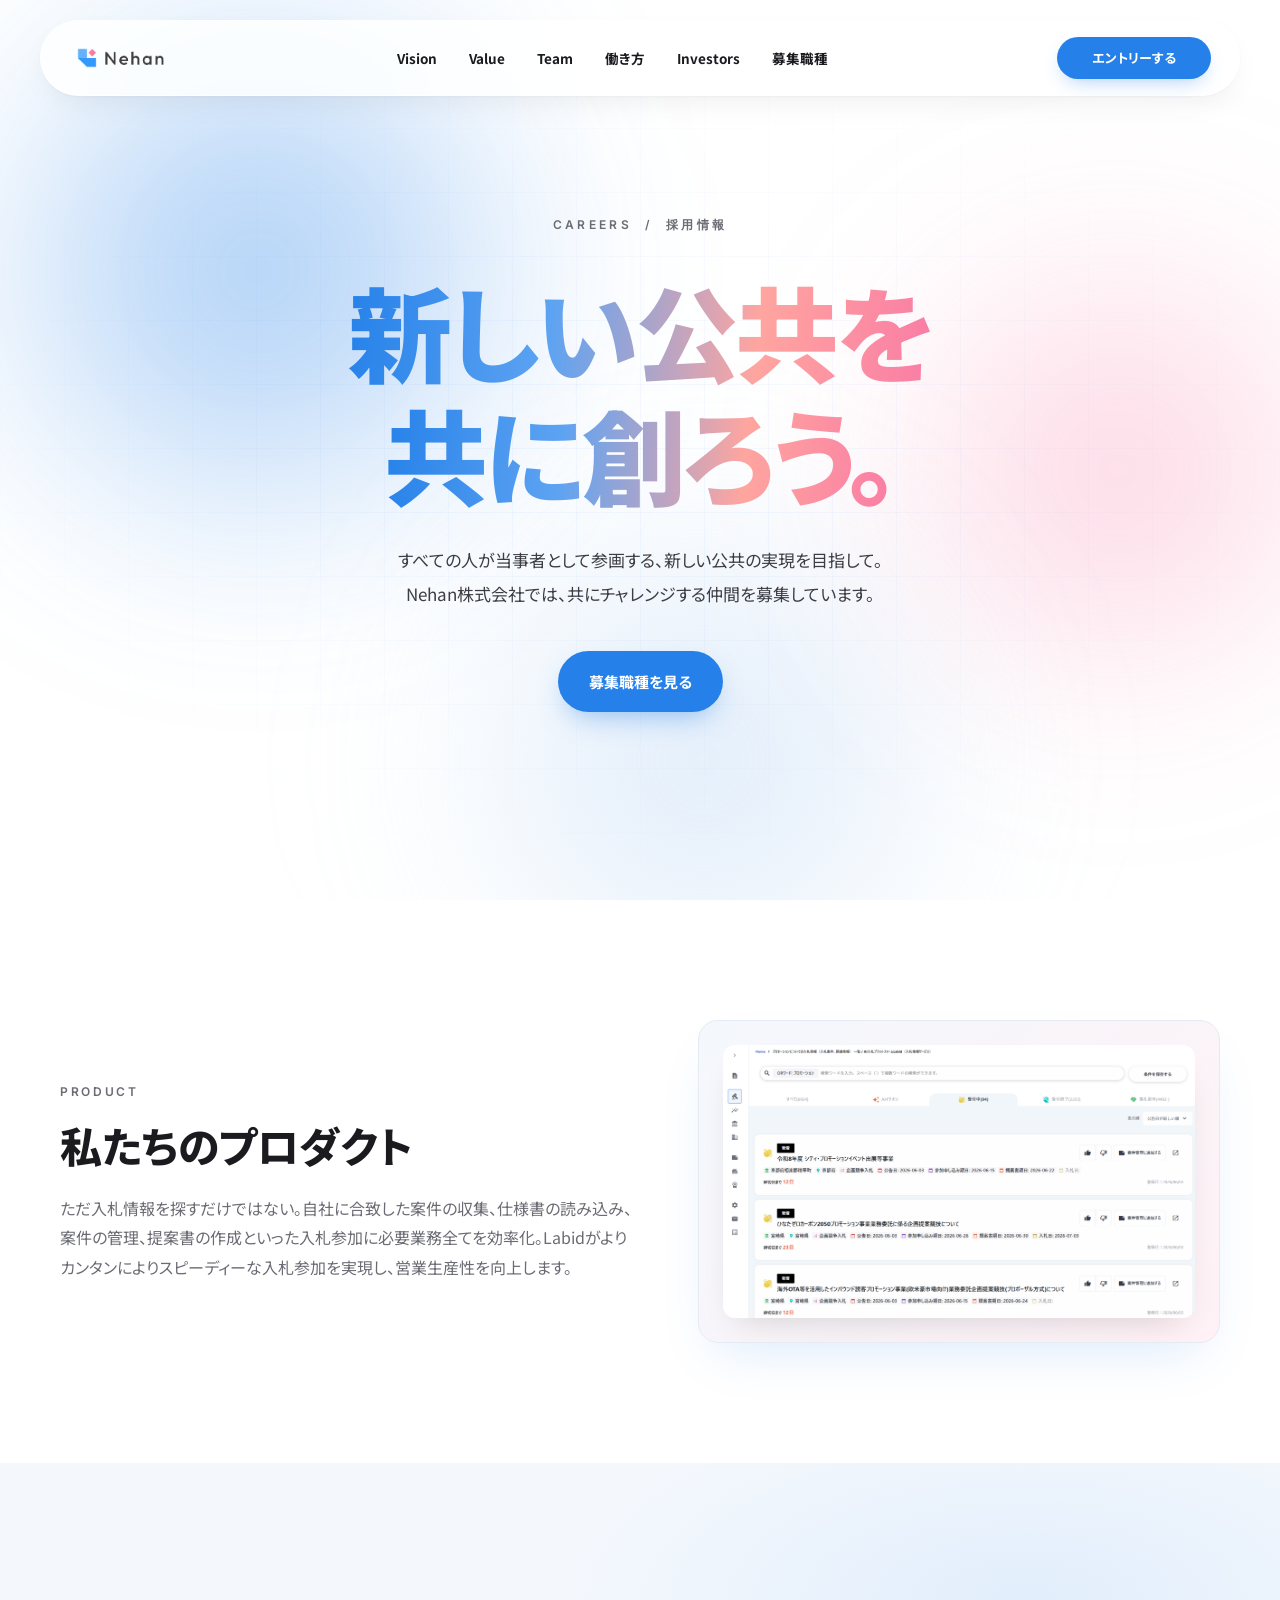
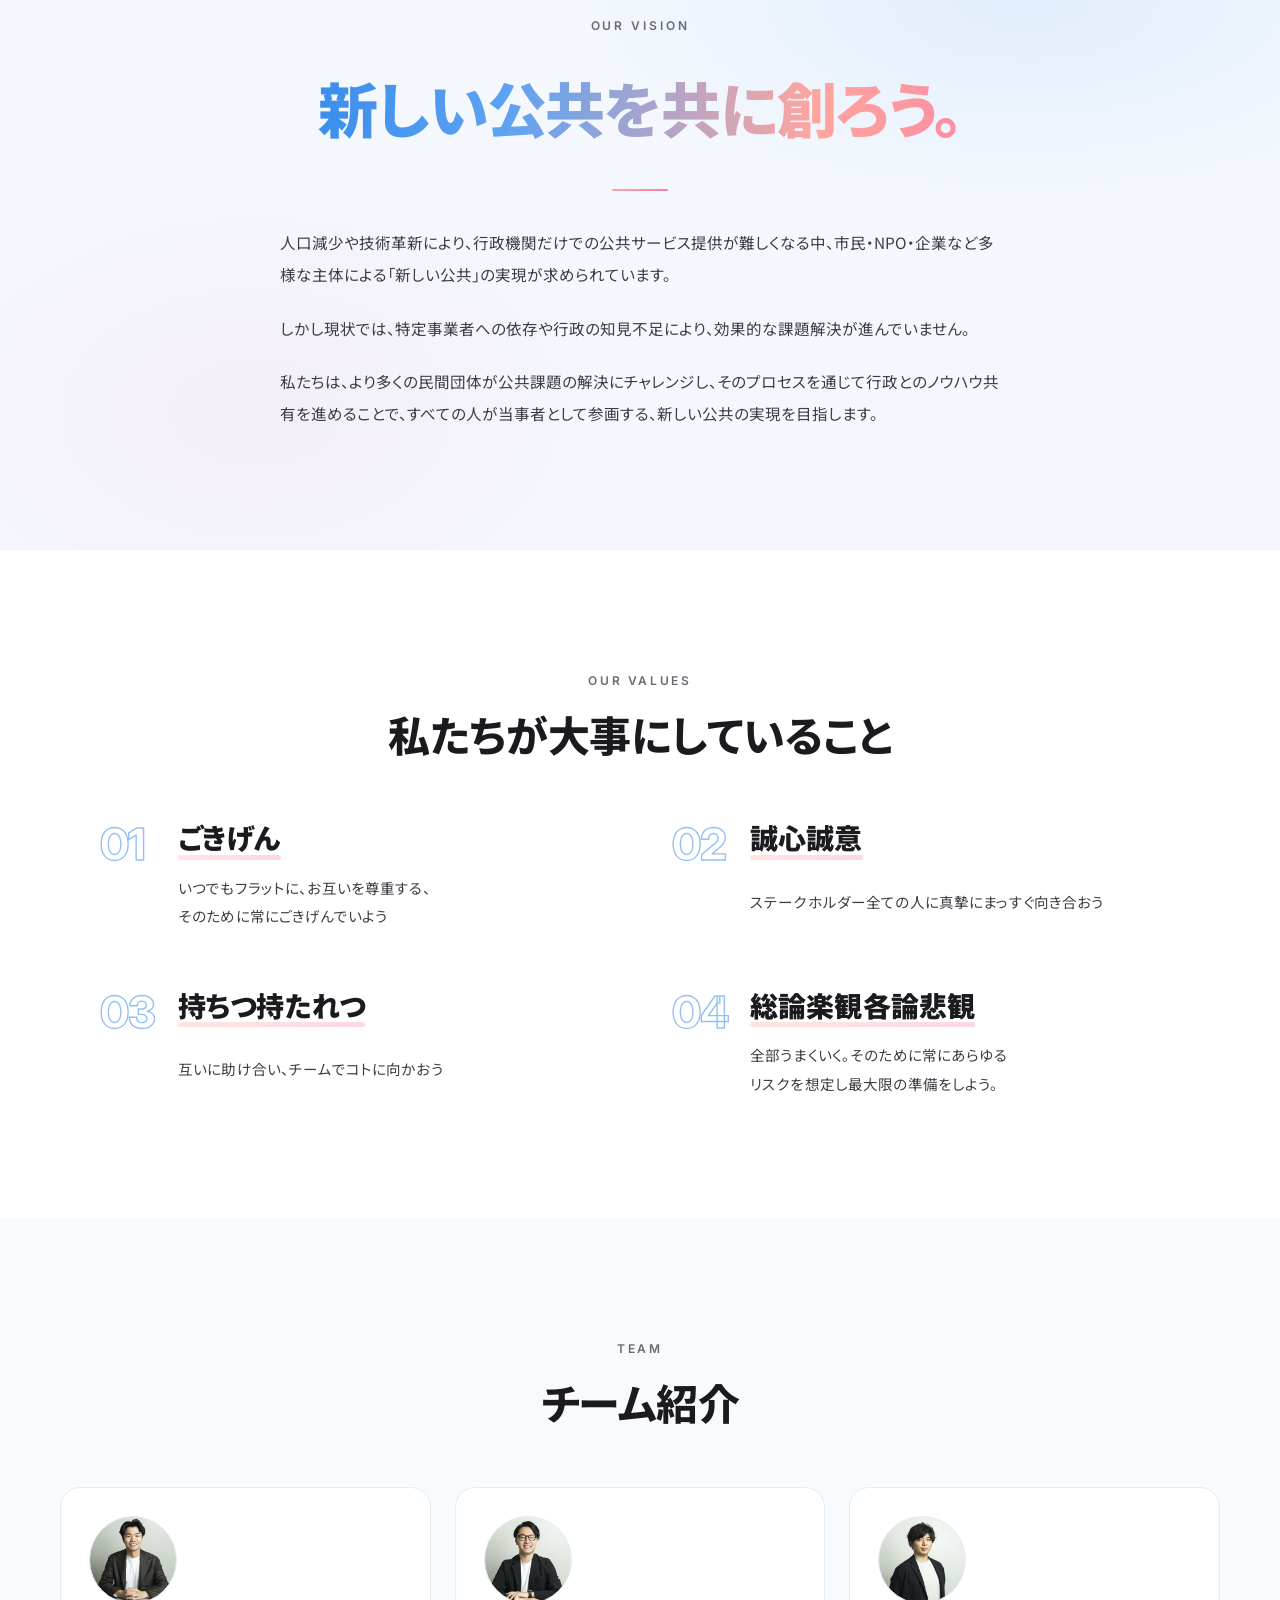
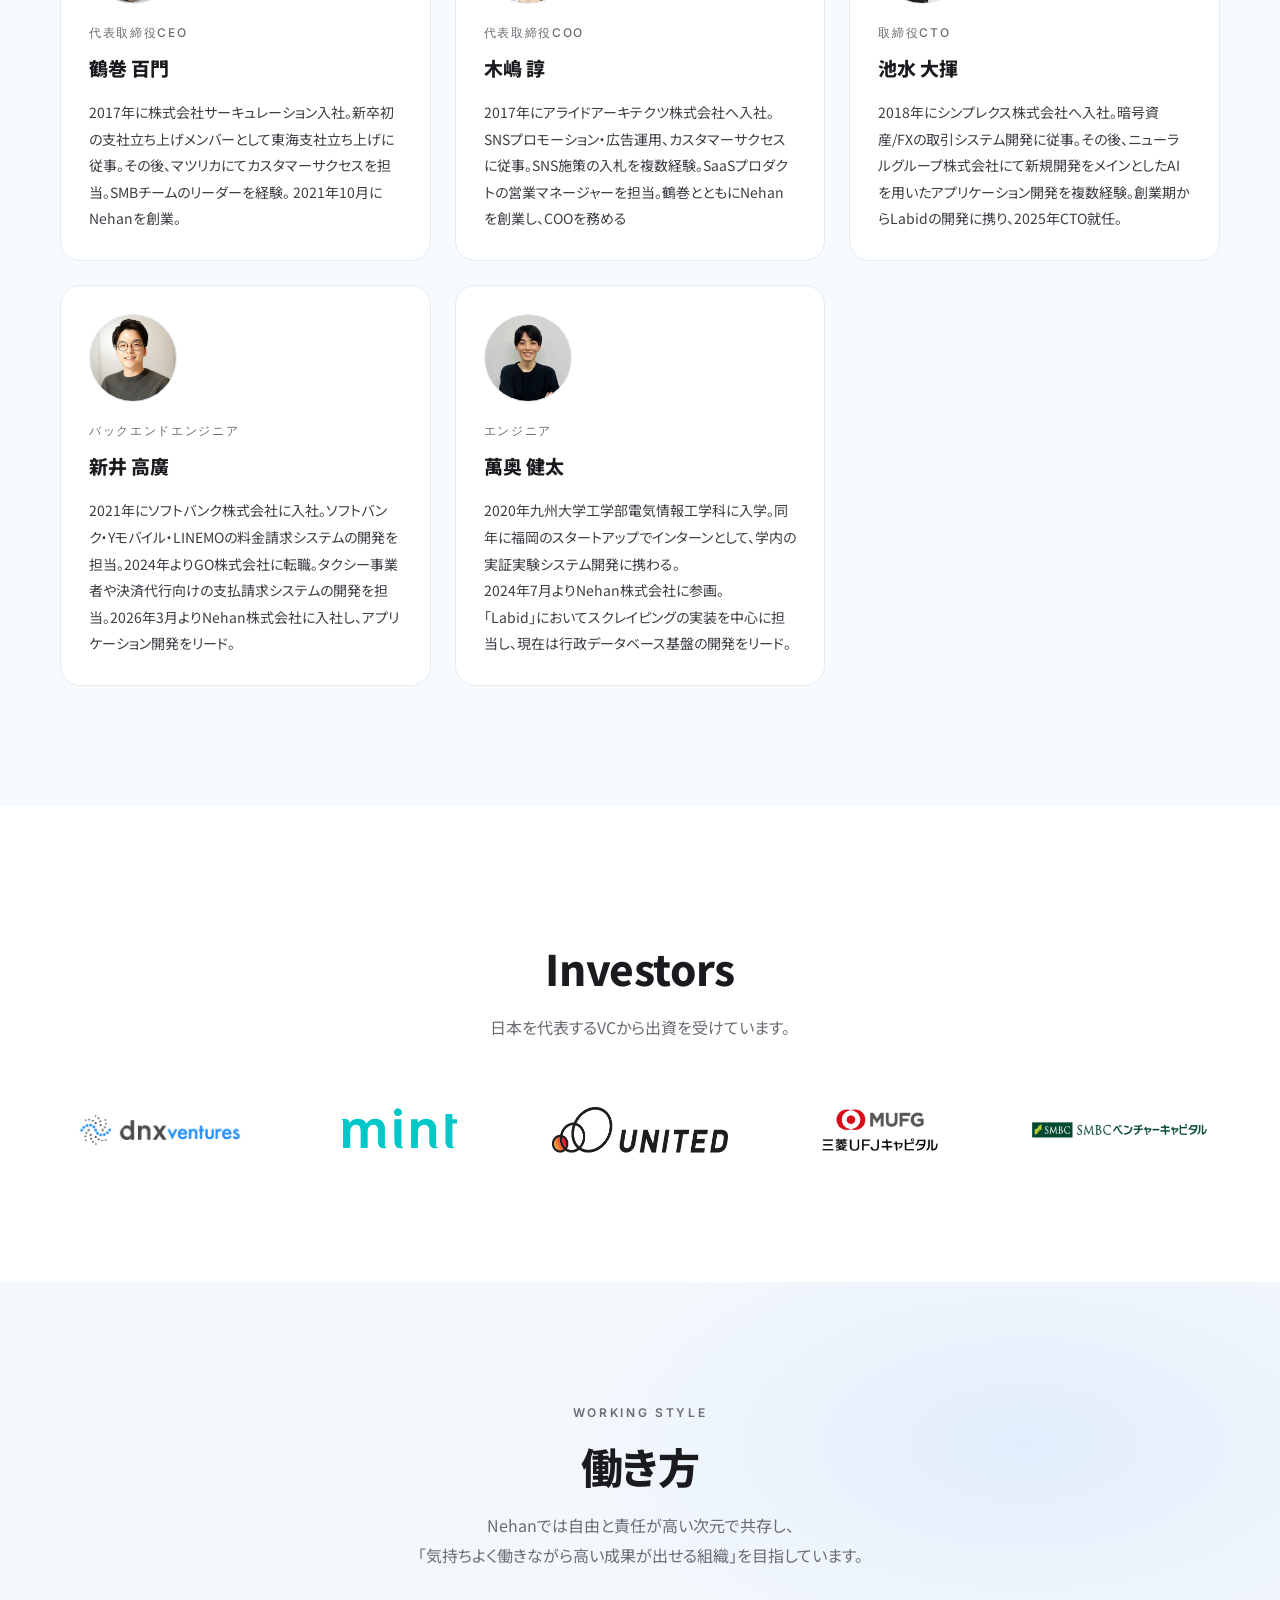
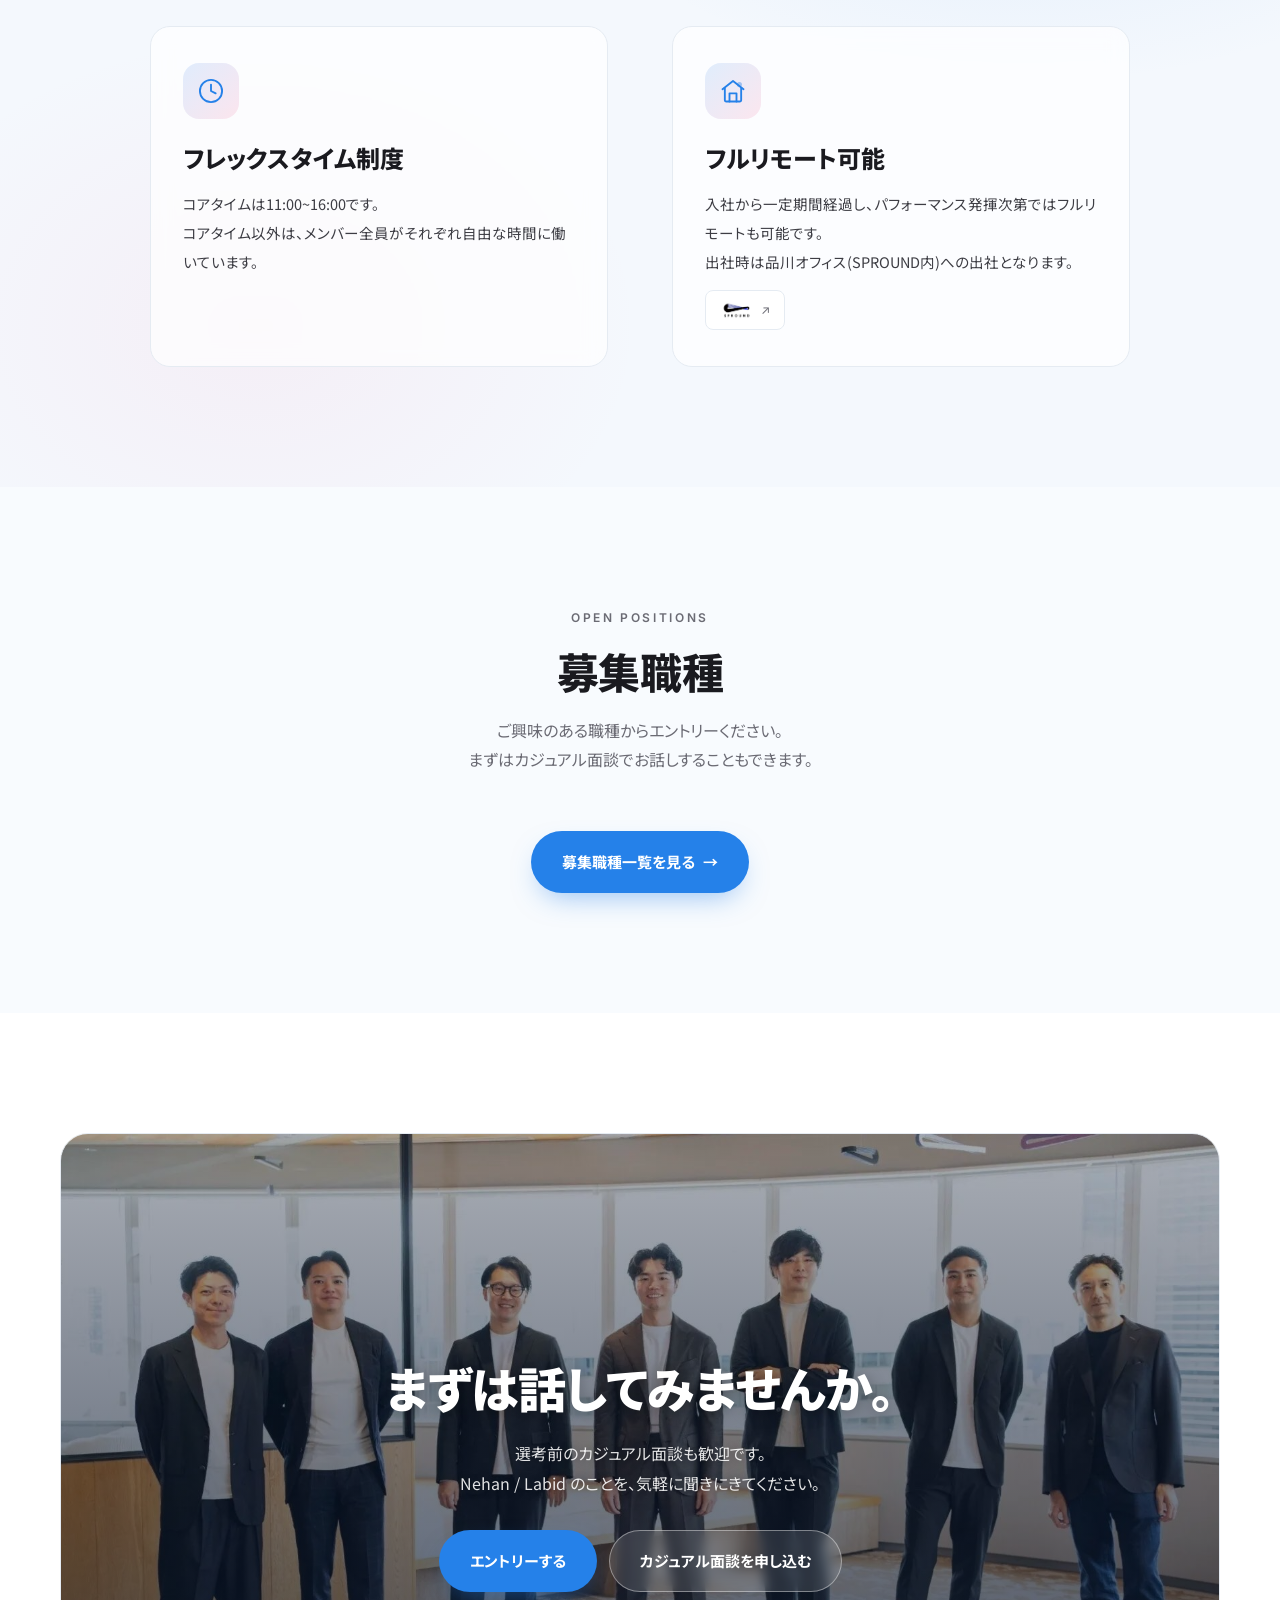
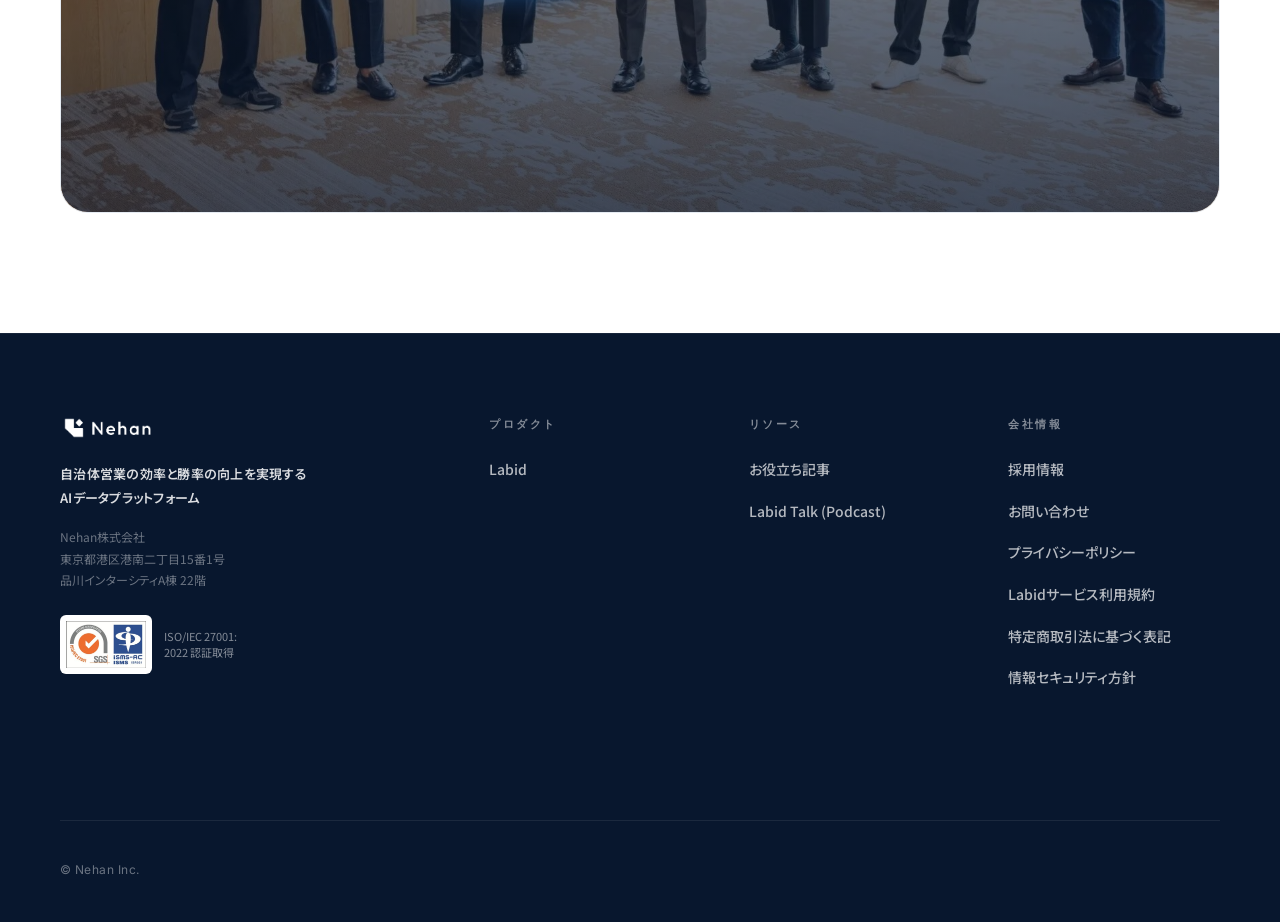
<file: recruit-static/index.html>
<!DOCTYPE html>
<html lang="ja">
<head>
<meta charset="UTF-8" />
<meta name="viewport" content="width=device-width, initial-scale=1.0" />
<!-- ファビコンは本体サイトのサイトアイコンと同じ画像を使う。Google は 48px の倍数を要求するため、
     32px 止まりの favicon.ico ではなく 192x192 を指定する（本体は wp_head() が同じ画像を出力）。 -->
<link rel="icon" href="https://nehan6.com/wp-content/uploads/2026/08/cropped-logo_vertical-192x192.png" sizes="192x192" />
<link rel="apple-touch-icon" href="https://nehan6.com/wp-content/uploads/2026/08/cropped-logo_vertical-180x180.png" />
<title>採用情報 | Nehan株式会社</title>
<meta name="description" content="Nehan株式会社では、共にチャレンジする仲間を募集しています。新しい公共を、共に創ろう。" />
<meta property="og:type" content="website" />
<meta property="og:site_name" content="Nehan株式会社" />
<meta property="og:locale" content="ja_JP" />
<meta property="og:title" content="採用情報 | Nehan株式会社" />
<meta property="og:description" content="Nehan株式会社では、共にチャレンジする仲間を募集しています。新しい公共を、共に創ろう。" />
<meta property="og:url" content="https://nehan6.com/recruit/" />
<meta property="og:image" content="https://nehan6.com/recruit/ogp.png" />
<meta property="og:image:secure_url" content="https://nehan6.com/recruit/ogp.png" />
<meta property="og:image:type" content="image/png" />
<meta property="og:image:width" content="1200" />
<meta property="og:image:height" content="630" />
<meta name="twitter:card" content="summary_large_image" />
<meta name="twitter:image" content="https://nehan6.com/recruit/ogp.png" />
<link rel="preconnect" href="https://fonts.googleapis.com" />
<link rel="preconnect" href="https://fonts.gstatic.com" crossorigin />
<link href="https://fonts.googleapis.com/css2?family=Inter:wght@400;500;600;700;800;900&family=Noto+Sans+JP:wght@400;500;700;900&display=swap" rel="stylesheet" />
<style>
:root {
  /* Nehan ブランドカラー */
  --blue: #2581E9;
  --blue-dark: #1A6BC9;
  --blue-soft: #5DA3F2;
  --blue-light: #B9D5F4;

  --pink: #F97CA5;
  --pink-soft: #FBA8C0;
  --pink-light: #FFD3DE;
  --coral: #FFA59F;

  --sky-25: #FAFCFE;
  --sky-50: #F4F8FD;
  --sky-100: #E8F1FB;
  --sky-200: #D2E4F7;
  --sky-300: #B0CDED;

  --ink: #1A1A1F;
  --ink-2: #3D3D44;
  --ink-3: #6B6B74;
  --ink-4: #A4A4AE;
  --line: #E5EBF2;
  --line-2: #F0F4F9;

  --bg: #FFFFFF;
  --bg-soft: #F8FBFE;

  --f-jp: "Noto Sans JP", "Hiragino Kaku Gothic ProN", "Yu Gothic Medium", sans-serif;
  --f-en: "Inter", "Helvetica Neue", Arial, sans-serif;
}

* { box-sizing: border-box; margin: 0; padding: 0; }
html { scroll-behavior: smooth; }
body {
  font-family: var(--f-jp);
  color: var(--ink);
  background: var(--bg);
  line-height: 1.85;
  -webkit-font-smoothing: antialiased;
  text-rendering: optimizeLegibility;
  font-feature-settings: "palt" 1;
}
a { color: inherit; text-decoration: none; }
img { max-width: 100%; display: block; }

/* ---------- Layout ---------- */
.container {
  max-width: 1240px;
  margin: 0 auto;
  padding: 0 40px;
}
@media (max-width: 768px) {
  .container { padding: 0 24px; }
}

/* ---------- Section labels (text-only) ---------- */
.eyebrow {
  display: block;
  font-family: var(--f-en);
  font-size: 12px;
  font-weight: 600;
  letter-spacing: 0.22em;
  text-transform: uppercase;
  color: var(--ink-3);
}
.section-title {
  font-family: var(--f-jp);
  font-weight: 800;
  font-size: clamp(28px, 4vw, 42px);
  letter-spacing: -0.01em;
  line-height: 1.35;
  color: var(--ink);
  margin-top: 14px;
}
.section-lead {
  margin-top: 16px;
  font-size: 16px;
  color: var(--ink-3);
  max-width: 720px;
}

/* ---------- Navigation ---------- */
.nav {
  position: sticky;
  top: 20px;
  z-index: 100;
  padding: 0 20px;
  margin-top: 20px;
  margin-bottom: -96px;
}
.nav-inner {
  display: flex;
  align-items: center;
  justify-content: space-between;
  height: 76px;
  max-width: 1200px;
  margin: 0 auto;
  padding: 0 28px 0 32px;
  background: rgba(255, 255, 255, 0.85);
  backdrop-filter: saturate(180%) blur(18px);
  -webkit-backdrop-filter: saturate(180%) blur(18px);
  border-radius: 999px;
  border: 1px solid rgba(255, 255, 255, 0.7);
  box-shadow:
    0 1px 3px rgba(20, 20, 22, 0.04),
    0 12px 32px -10px rgba(20, 20, 22, 0.08);
}
.nav-logo img { height: 28px; width: auto; display: block; }
.nav-menu {
  display: flex;
  align-items: center;
  gap: 32px;
  font-family: var(--f-jp);
  font-size: 13.5px;
  font-weight: 700;
  color: var(--ink);
}
.nav-menu a { transition: color .15s; }
.nav-menu a:hover { color: var(--blue); }
.nav-actions { display: flex; align-items: center; gap: 8px; }
.nav-actions .btn { padding: 8px 34px; font-size: 13px; }
.nav-toggle {
  display: none;
  flex-direction: column;
  justify-content: center;
  gap: 5px;
  width: 44px;
  height: 44px;
  padding: 0;
  border: none;
  background: transparent;
  cursor: pointer;
}
.nav-toggle span {
  display: block;
  width: 22px;
  height: 2px;
  margin: 0 auto;
  background: var(--ink);
  border-radius: 2px;
  transition: transform .25s, opacity .2s;
}
.nav-toggle.is-open span:nth-child(1) { transform: translateY(7px) rotate(45deg); }
.nav-toggle.is-open span:nth-child(2) { opacity: 0; }
.nav-toggle.is-open span:nth-child(3) { transform: translateY(-7px) rotate(-45deg); }
@media (max-width: 900px) {
  .nav-toggle { display: flex; }
  .nav-inner { position: relative; height: 62px; }
  .nav-actions .btn { padding: 8px 20px; font-size: 12px; }
  .nav-menu {
    display: none;
    position: absolute;
    top: calc(100% + 12px);
    left: 0;
    right: 0;
    flex-direction: column;
    align-items: stretch;
    gap: 2px;
    background: rgba(255, 255, 255, 0.98);
    -webkit-backdrop-filter: blur(14px);
    backdrop-filter: blur(14px);
    border: 1px solid rgba(20, 20, 22, 0.06);
    border-radius: 18px;
    padding: 12px;
    box-shadow: 0 16px 40px -10px rgba(20, 20, 22, 0.22);
  }
  .nav-menu.is-open { display: flex; }
  .nav-menu a { padding: 12px 16px; border-radius: 10px; font-size: 16px; }
  .nav-menu a:hover { background: rgba(0, 0, 0, 0.04); }
}

/* ---------- Buttons ---------- */
.btn {
  display: inline-flex;
  align-items: center;
  justify-content: center;
  gap: 8px;
  font-family: var(--f-jp);
  font-weight: 700;
  font-size: 14px;
  padding: 11px 20px;
  border-radius: 999px;
  border: 1px solid transparent;
  cursor: pointer;
  transition: all .2s ease;
  white-space: nowrap;
}
.btn-primary {
  background: var(--blue);
  color: #fff;
  box-shadow: 0 8px 20px -8px rgba(37, 129, 233, 0.45);
}
.btn-primary:hover {
  background: var(--blue-dark);
  box-shadow: 0 12px 24px -8px rgba(37, 129, 233, 0.55);
}
.btn-ghost {
  background: #fff;
  color: var(--ink);
  border-color: var(--line);
}
.btn-ghost:hover { border-color: var(--ink); }
.btn-lg { font-size: 15px; padding: 16px 30px; }
.btn-lg.btn-primary { box-shadow: 0 12px 28px -10px rgba(37, 129, 233, 0.5); }

/* ---------- Hero ---------- */
.hero {
  position: relative;
  overflow: hidden;
  padding: 140px 24px 120px;
  min-height: 100vh;
  min-height: 100svh;
  display: flex;
  align-items: center;
  background: var(--bg);
}
.hero-blob {
  position: absolute;
  border-radius: 50%;
  pointer-events: none;
  filter: blur(90px);
  z-index: 0;
}
.hero-blob.b1 {
  top: -10%; left: -8%;
  width: 720px; height: 720px;
  background: radial-gradient(circle, rgba(37, 129, 233, 0.45) 0%, rgba(37, 129, 233, 0) 65%);
  animation: floatBlob 22s ease-in-out infinite;
}
.hero-blob.b2 {
  top: 20%; right: -10%;
  width: 580px; height: 580px;
  background: radial-gradient(circle, rgba(249, 124, 165, 0.38) 0%, rgba(249, 124, 165, 0) 65%);
  animation: floatBlob 26s ease-in-out infinite reverse;
}
.hero-blob.b3 {
  bottom: -20%; left: 30%;
  width: 640px; height: 640px;
  background: radial-gradient(circle, rgba(185, 213, 244, 0.55) 0%, rgba(185, 213, 244, 0) 65%);
  animation: floatBlob 30s ease-in-out infinite;
}
@keyframes floatBlob {
  0%, 100% { transform: translate(0, 0) scale(1); }
  33%      { transform: translate(40px, -30px) scale(1.05); }
  66%      { transform: translate(-30px, 40px) scale(0.96); }
}
.hero::before {
  content: "";
  position: absolute;
  inset: 0;
  background-image:
    linear-gradient(rgba(37, 129, 233, 0.045) 1px, transparent 1px),
    linear-gradient(90deg, rgba(37, 129, 233, 0.045) 1px, transparent 1px);
  background-size: 64px 64px;
  -webkit-mask-image: radial-gradient(ellipse 70% 60% at 50% 50%, #000 20%, transparent 80%);
          mask-image: radial-gradient(ellipse 70% 60% at 50% 50%, #000 20%, transparent 80%);
  pointer-events: none;
  z-index: 1;
}
.hero-inner {
  position: relative;
  z-index: 2;
  max-width: 1080px;
  margin: 0 auto;
  text-align: center;
  width: 100%;
}
.hero-eyebrow {
  font-family: var(--f-en);
  font-size: 12px;
  font-weight: 600;
  letter-spacing: 0.28em;
  text-transform: uppercase;
  color: var(--ink-3);
}
.hero h1 {
  margin-top: 32px;
  font-family: var(--f-jp);
  font-weight: 900;
  font-size: clamp(52px, 8.5vw, 104px);
  line-height: 1.18;
  letter-spacing: -0.035em;
  color: var(--ink);
}
.hero h1 .accent {
  background: linear-gradient(95deg, var(--blue) 0%, var(--blue-soft) 35%, var(--coral) 70%, var(--pink) 100%);
  -webkit-background-clip: text;
  background-clip: text;
  color: transparent;
}
.hero-sub {
  margin: 28px auto 0;
  max-width: 680px;
  font-size: 17px;
  line-height: 2;
  color: var(--ink-2);
}
.hero-cta {
  margin-top: 40px;
  display: flex;
  gap: 14px;
  justify-content: center;
  flex-wrap: wrap;
}
.hero-meta {
  margin: 64px auto 0;
  display: grid;
  grid-template-columns: repeat(3, 1fr);
  gap: 0;
  max-width: 720px;
  border-top: 1px solid var(--line);
  border-bottom: 1px solid var(--line);
}
.hero-meta-item {
  padding: 24px 16px;
  text-align: center;
  border-right: 1px solid var(--line);
}
.hero-meta-item:last-child { border-right: 0; }
.hero-meta-label {
  font-family: var(--f-en);
  font-size: 11px;
  font-weight: 500;
  letter-spacing: 0.18em;
  text-transform: uppercase;
  color: var(--ink-3);
}
.hero-meta-value {
  margin-top: 6px;
  font-weight: 700;
  font-size: 16px;
  color: var(--ink);
}
@media (max-width: 768px) {
  .hero { padding: 88px 24px 72px; }
  .hero-meta { grid-template-columns: 1fr; }
  .hero-meta-item { border-right: 0; border-bottom: 1px solid var(--line); }
  .hero-meta-item:last-child { border-bottom: 0; }
}

/* ---------- Section base ---------- */
.section {
  padding: 120px 0;
  position: relative;
}
.section-soft { background: var(--bg-soft); }
.section-tinted {
  background:
    radial-gradient(ellipse 60% 50% at 80% 20%, rgba(93, 163, 242, 0.12) 0%, transparent 60%),
    radial-gradient(ellipse 50% 60% at 20% 80%, rgba(249, 124, 165, 0.08) 0%, transparent 60%),
    var(--sky-50);
}
.section-head {
  max-width: 720px;
  margin: 0 auto 56px;
  text-align: center;
}
@media (max-width: 768px) {
  .section { padding: 80px 0; }
}

/* ---------- Company deck ---------- */
.deck-frame {
  position: relative;
  display: block;
  max-width: 980px;
  margin: 0 auto;
  aspect-ratio: 16 / 9;
  border-radius: 20px;
  overflow: hidden;
  background-color: #1A1A1F;
  background-size: cover;
  background-position: center;
  border: 1px solid var(--line);
  box-shadow:
    0 1px 3px rgba(20, 20, 22, 0.05),
    0 24px 60px -16px rgba(20, 20, 22, 0.16);
  transition: transform .25s ease, box-shadow .25s ease;
}
.deck-frame::after {
  content: "";
  position: absolute;
  inset: 0;
  background: linear-gradient(180deg, rgba(0,0,0,0.05) 0%, rgba(0,0,0,0.55) 100%);
}
.deck-frame:hover {
  box-shadow:
    0 1px 3px rgba(20, 20, 22, 0.06),
    0 32px 70px -18px rgba(37, 129, 233, 0.30);
}
.deck-frame .deck-play {
  position: absolute;
  left: 50%; top: 50%;
  transform: translate(-50%, -50%);
  display: inline-flex;
  align-items: center;
  gap: 10px;
  padding: 16px 28px;
  background: rgba(255, 255, 255, 0.96);
  border-radius: 999px;
  color: var(--ink);
  font-weight: 700;
  font-size: 14px;
  z-index: 2;
  box-shadow: 0 18px 40px -12px rgba(0,0,0,0.4);
  transition: transform .25s ease;
}
.deck-frame:hover .deck-play {
  transform: translate(-50%, -50%) scale(1.04);
}
.deck-note {
  margin-top: 18px;
  text-align: center;
  font-size: 13px;
  color: var(--ink-3);
}
.deck-note a { color: var(--blue); text-decoration: none; }
.deck-note a:hover { text-decoration: underline; }

/* ---------- Product ---------- */
.product-grid {
  display: grid;
  grid-template-columns: 1.05fr 0.95fr;
  gap: 60px;
  align-items: center;
}
.product-visual {
  position: relative;
  border-radius: 20px;
  background: linear-gradient(135deg, var(--sky-50), #FFF1F5);
  border: 1px solid var(--line);
  padding: 24px;
  box-shadow: 0 24px 50px -20px rgba(37, 129, 233, 0.18);
  overflow: hidden;
}
.product-visual img {
  width: 100%;
  height: auto;
  border-radius: 12px;
  display: block;
  box-shadow: 0 16px 32px -16px rgba(20, 20, 22, 0.18);
}
.product-window {
  background: #fff;
  border: 1px solid var(--line);
  border-radius: 12px;
  height: 100%;
  display: flex;
  flex-direction: column;
  overflow: hidden;
  box-shadow: 0 14px 30px -16px rgba(20, 20, 22, 0.18);
}
.product-window-bar {
  display: flex;
  gap: 6px;
  padding: 12px 16px;
  border-bottom: 1px solid var(--line-2);
  background: var(--bg-soft);
}
.product-window-bar span {
  width: 10px; height: 10px;
  border-radius: 50%;
  background: var(--line);
}
.product-window-body {
  flex: 1;
  padding: 22px;
  display: grid;
  grid-template-columns: 110px 1fr;
  gap: 18px;
}
.product-window-side {
  background: var(--sky-50);
  border-radius: 8px;
}
.product-window-content {
  display: grid;
  gap: 10px;
  align-content: start;
}
.product-window-content .row {
  height: 14px;
  border-radius: 4px;
  background: var(--line-2);
}
.product-window-content .row.short { width: 60%; background: var(--sky-100); }
.product-window-content .row.tall { height: 56px; background: var(--sky-25); border: 1px dashed var(--line); }
.product-points {
  margin-top: 28px;
  display: grid;
  gap: 18px;
}
.product-point {
  display: flex;
  gap: 14px;
  align-items: flex-start;
}
.product-point-num {
  flex: 0 0 28px;
  font-family: var(--f-en);
  font-weight: 600;
  font-size: 12px;
  letter-spacing: 0.16em;
  color: var(--ink-3);
  padding-top: 4px;
}
.product-point-body { font-size: 15px; color: var(--ink-2); }
.product-point-body strong { color: var(--ink); display: block; margin-bottom: 2px; font-weight: 700; }
@media (max-width: 900px) {
  .product-grid { grid-template-columns: 1fr; gap: 32px; }
}

/* ---------- Vision ---------- */
.vision {
  text-align: center;
  max-width: 920px;
  margin: 0 auto;
  padding: 32px 24px 0;
}
.vision-label {
  font-family: var(--f-en);
  font-weight: 600;
  font-size: 12px;
  letter-spacing: 0.24em;
  text-transform: uppercase;
  color: var(--ink-3);
}
.vision-text {
  margin-top: 28px;
  font-family: var(--f-jp);
  font-size: clamp(36px, 5.6vw, 60px);
  font-weight: 900;
  line-height: 1.4;
  letter-spacing: -0.02em;
  background: linear-gradient(95deg, var(--blue) 0%, var(--blue-soft) 35%, var(--coral) 70%, var(--pink) 100%);
  -webkit-background-clip: text;
  background-clip: text;
  color: transparent;
}
.vision-divider {
  width: 56px;
  height: 2px;
  margin: 40px auto 0;
  background: linear-gradient(90deg, var(--coral), var(--pink));
  border-radius: 2px;
}
.vision-desc {
  margin: 36px auto 0;
  font-size: 15.5px;
  color: var(--ink-2);
  line-height: 2.05;
  text-align: left;
  max-width: 720px;
}
.vision-desc p + p { margin-top: 1.4em; }
.vision-desc p strong {
  color: var(--ink);
  font-weight: 700;
}

/* ---------- Values ---------- */
.values-grid {
  display: grid;
  grid-template-columns: repeat(2, 1fr);
  gap: 56px 64px;
  max-width: 1080px;
  margin: 0 auto;
}
.value-card {
  position: relative;
  display: grid;
  grid-template-columns: 56px 1fr;
  gap: 4px 22px;
  align-items: baseline;
}
.value-num {
  font-family: var(--f-en);
  font-weight: 800;
  font-size: 44px;
  letter-spacing: -0.03em;
  line-height: 1;
  color: transparent;
  -webkit-text-stroke: 1.4px rgba(37, 129, 233, 0.5);
  user-select: none;
  grid-row: 1 / span 2;
  align-self: start;
  padding-top: 4px;
}
.value-name {
  grid-column: 2;
  font-family: var(--f-jp);
  font-weight: 900;
  font-size: clamp(22px, 2.6vw, 28px);
  letter-spacing: 0.005em;
  color: var(--ink);
  line-height: 1.4;
  position: relative;
  display: inline-block;
  width: max-content;
  max-width: 100%;
}
.value-name::after {
  content: "";
  position: absolute;
  left: 0;
  bottom: -2px;
  width: 100%;
  height: 5px;
  background: linear-gradient(90deg, rgba(255, 165, 159, 0.30) 0%, rgba(249, 124, 165, 0.30) 100%);
  border-radius: 3px;
  z-index: -1;
  pointer-events: none;
}
.value-desc {
  grid-column: 2;
  margin-top: 12px;
  font-size: 14.5px;
  color: var(--ink-2);
  line-height: 1.95;
  letter-spacing: 0.01em;
  font-weight: 400;
  max-width: 440px;
}
@media (max-width: 800px) {
  .values-grid { grid-template-columns: 1fr; gap: 48px; }
}

/* ---------- Team ---------- */
.team-grid {
  display: grid;
  grid-template-columns: repeat(3, 1fr);
  gap: 24px;
}
.team-card {
  background: #fff;
  border: 1px solid var(--line);
  border-radius: 20px;
  padding: 28px;
  transition: transform .25s ease, box-shadow .25s ease;
}
.team-card:hover {
  box-shadow: 0 24px 48px -22px rgba(20, 20, 22, 0.14);
}
.team-avatar {
  width: 88px;
  height: 88px;
  border-radius: 50%;
  background-color: var(--sky-100);
  background-image: linear-gradient(135deg, var(--sky-100), var(--pink-soft));
  background-size: cover;
  background-position: center;
  border: 1px solid var(--line);
  flex-shrink: 0;
}
.team-role {
  margin-top: 18px;
  font-family: var(--f-en);
  font-weight: 500;
  font-size: 12px;
  letter-spacing: 0.14em;
  text-transform: uppercase;
  color: var(--ink-3);
}
.team-name {
  margin-top: 6px;
  font-weight: 800;
  font-size: 19px;
  color: var(--ink);
}
.team-quote {
  margin-top: 14px;
  font-size: 14px;
  color: var(--ink-2);
  line-height: 1.9;
}
@media (max-width: 900px) { .team-grid { grid-template-columns: repeat(2, 1fr); } }
@media (max-width: 600px) { .team-grid { grid-template-columns: 1fr; } }

/* ---------- Investors ---------- */
.investors-wrap { max-width: 1180px; margin: 0 auto; }
.investors-grid {
  display: grid;
  grid-template-columns: repeat(5, 1fr);
  gap: 48px 40px;
  align-items: center;
  justify-items: center;
}
.investor {
  width: 100%;
  height: 64px;
  display: flex;
  align-items: center;
  justify-content: center;
  transition: opacity .25s ease, transform .25s ease;
}
.investor img {
  max-width: 88%;
  max-height: 100%;
  width: auto;
  height: auto;
  object-fit: contain;
}
.investor:hover {
  box-shadow: 0 8px 20px -12px rgba(20, 20, 22, 0.2);
}
@media (max-width: 1000px) {
  .investors-grid { grid-template-columns: repeat(3, 1fr); gap: 48px 32px; }
}
@media (max-width: 600px) {
  .investors-grid { grid-template-columns: repeat(2, 1fr); gap: 40px 24px; }
}
@media (max-width: 700px) {
  .investors-grid { grid-template-columns: repeat(2, 1fr); }
}

/* ---------- Working Style ---------- */
.workstyle-grid {
  display: grid;
  grid-template-columns: repeat(2, 1fr);
  gap: 64px;
  max-width: 980px;
  margin: 0 auto;
}
.workstyle-item {
  position: relative;
  padding: 36px 32px;
  background: rgba(255, 255, 255, 0.7);
  border-radius: 20px;
  border: 1px solid var(--line);
  backdrop-filter: blur(10px);
  -webkit-backdrop-filter: blur(10px);
}
.workstyle-icon {
  width: 56px;
  height: 56px;
  border-radius: 16px;
  background: linear-gradient(135deg, rgba(93, 163, 242, 0.18), rgba(249, 124, 165, 0.18));
  display: flex;
  align-items: center;
  justify-content: center;
  color: var(--blue);
  margin-bottom: 22px;
}
.workstyle-icon svg {
  width: 28px;
  height: 28px;
}
.workstyle-title {
  font-family: var(--f-jp);
  font-weight: 800;
  font-size: clamp(20px, 2.2vw, 24px);
  letter-spacing: 0.005em;
  color: var(--ink);
  line-height: 1.4;
}
.workstyle-desc {
  margin-top: 14px;
  font-size: 14.5px;
  color: var(--ink-2);
  line-height: 2;
}
.workstyle-note {
  display: inline-flex;
  align-items: center;
  gap: 6px;
  margin-top: 14px;
  padding: 8px 14px;
  border: 1px solid var(--line);
  border-radius: 8px;
  background: #fff;
  text-decoration: none;
  transition: border-color .2s ease, transform .2s ease, box-shadow .2s ease;
}
.workstyle-note img {
  height: 18px;
  width: auto;
  display: block;
}
.workstyle-note::after {
  content: "↗";
  font-family: var(--f-en);
  font-size: 12px;
  color: var(--ink-3);
  margin-left: 2px;
}
.workstyle-note:hover {
  border-color: var(--ink);
  box-shadow: 0 8px 20px -10px rgba(20, 20, 22, 0.18);
}
@media (max-width: 800px) {
  .workstyle-grid { grid-template-columns: 1fr; gap: 32px; }
}

/* ---------- Jobs ---------- */
.jobs-list {
  display: grid;
  gap: 0;
  border-top: 1px solid var(--line);
}
.job-card {
  display: grid;
  grid-template-columns: 1fr auto;
  align-items: center;
  gap: 24px;
  padding: 28px 8px;
  border-bottom: 1px solid var(--line);
  transition: padding .2s ease;
}
.job-card:hover { padding-left: 16px; }
.job-tags {
  display: flex;
  gap: 12px;
  flex-wrap: wrap;
  font-family: var(--f-en);
  font-size: 12px;
  font-weight: 500;
  letter-spacing: 0.04em;
  color: var(--ink-3);
}
.job-tag + .job-tag::before {
  content: "/";
  margin-right: 12px;
  color: var(--ink-4);
}
.job-title {
  font-weight: 800;
  font-size: 20px;
  letter-spacing: -0.005em;
  color: var(--ink);
}
.job-desc {
  margin-top: 8px;
  font-size: 14px;
  color: var(--ink-3);
  line-height: 1.85;
  max-width: 720px;
}
.job-cta {
  display: inline-flex;
  align-items: center;
  gap: 6px;
  font-weight: 700;
  font-size: 14px;
  color: var(--blue);
}
.job-cta::after { content: "→"; transition: transform .2s ease; }
.job-card:hover .job-cta::after { transform: translateX(4px); }
@media (max-width: 700px) {
  .job-card { grid-template-columns: 1fr; }
  .job-cta { justify-self: flex-start; }
}

/* ---------- Final CTA ---------- */
.cta-block {
  position: relative;
  text-align: center;
  border-radius: 28px;
  padding: clamp(120px, 18vw, 220px) 32px;
  overflow: hidden;
  background-image: url('./saiyo.jpg');
  background-size: cover;
  background-position: center 30%;
  border: 1px solid var(--line);
  isolation: isolate;
}
.cta-block::before {
  content: "";
  position: absolute;
  inset: 0;
  background: linear-gradient(180deg, rgba(10, 23, 46, 0.35) 0%, rgba(10, 23, 46, 0.78) 100%);
  z-index: -1;
}
.cta-block h2 {
  font-weight: 900;
  font-size: clamp(30px, 4.4vw, 48px);
  line-height: 1.4;
  letter-spacing: -0.01em;
  color: #fff;
  text-shadow: 0 2px 16px rgba(0,0,0,0.35);
}
.cta-block p {
  margin: 18px auto 32px;
  max-width: 560px;
  font-size: 16px;
  color: rgba(255, 255, 255, 0.88);
  text-shadow: 0 1px 8px rgba(0,0,0,0.35);
}
.cta-block .btn-ghost {
  background: rgba(255, 255, 255, 0.12);
  color: #fff;
  border-color: rgba(255, 255, 255, 0.4);
  backdrop-filter: blur(6px);
  -webkit-backdrop-filter: blur(6px);
}
.cta-block .btn-ghost:hover {
  border-color: #fff;
  background: rgba(255, 255, 255, 0.22);
}
.cta-block .btn-row {
  display: flex;
  gap: 12px;
  justify-content: center;
  flex-wrap: wrap;
}
@media (max-width: 768px) {
  .cta-block {
    padding: 52vw 20px 44px;
    background-size: contain;
    background-position: center top;
    background-repeat: no-repeat;
    background-color: #0A172E;
  }
  .cta-block::before { display: none; }
}

/* ---------- Footer ---------- */
.footer {
  padding: 80px 0 40px;
  background: #08172E;
  border-top: 1px solid rgba(255, 255, 255, 0.06);
  color: rgba(255, 255, 255, 0.72);
}
.footer-inner {
  display: grid;
  grid-template-columns: 1fr 2fr;
  gap: 64px;
  align-items: start;
}
.footer-brand {
  max-width: 280px;
}
.footer-logo {
  height: 28px;
  width: auto;
  margin-bottom: 20px;
  filter: brightness(0) invert(1);
}
.footer-tagline {
  font-family: var(--f-jp);
  font-size: 13px;
  font-weight: 600;
  color: rgba(255, 255, 255, 0.85);
  margin-bottom: 16px;
  letter-spacing: 0.02em;
}
.footer-company {
  font-family: var(--f-jp);
  font-size: 12px;
  color: rgba(255, 255, 255, 0.4);
  line-height: 1.8;
}
.footer-cert {
  display: flex;
  align-items: center;
  gap: 12px;
  margin-top: 24px;
}
.footer-cert-img {
  width: 92px;
  height: auto;
  background: #fff;
  padding: 6px;
  border-radius: 6px;
}
.footer-cert-text {
  font-family: var(--f-jp);
  font-size: 11px;
  line-height: 1.5;
  color: rgba(255, 255, 255, 0.5);
}
.footer-links {
  display: grid;
  grid-template-columns: repeat(3, 1fr);
  gap: 48px;
}
.footer-col-title {
  font-family: var(--f-en);
  font-size: 11px;
  font-weight: 600;
  letter-spacing: 0.22em;
  color: rgba(255, 255, 255, 0.5);
  text-transform: uppercase;
  margin-bottom: 20px;
}
.footer-col ul {
  list-style: none;
  padding: 0;
  margin: 0;
  display: flex;
  flex-direction: column;
  gap: 12px;
}
.footer-col a {
  font-family: var(--f-jp);
  font-size: 14px;
  color: rgba(255, 255, 255, 0.7);
  font-weight: 500;
  transition: color .2s;
}
.footer-col a:hover { color: #fff; }
.footer-bottom {
  grid-column: 1 / -1;
  margin-top: 64px;
  padding-top: 32px;
  border-top: 1px solid rgba(255, 255, 255, 0.08);
}
.footer-copy {
  font-family: var(--f-en);
  font-size: 12px;
  color: rgba(255, 255, 255, 0.4);
  letter-spacing: 0.04em;
}
@media (max-width: 900px) {
  .footer-inner { grid-template-columns: 1fr; gap: 40px; }
  .footer-links { grid-template-columns: repeat(2, 1fr); gap: 32px; }
}
</style>
</head>
<body>

<!-- ============ NAV ============ -->
<header class="nav">
  <div class="nav-inner">
    <a class="nav-logo" href="/" aria-label="Nehan">
      <img src="./logo.png" alt="Nehan" />
    </a>
    <nav class="nav-menu">
      <a href="#vision">Vision</a>
      <a href="#values">Value</a>
      <a href="#team">Team</a>
      <a href="#workstyle">働き方</a>
      <a href="#investors">Investors</a>
      <a href="#jobs">募集職種</a>
    </nav>
    <div class="nav-actions">
      <a href="https://herp.careers/v1/nehan6" target="_blank" rel="noopener" class="btn btn-primary">エントリーする</a>
      <button class="nav-toggle" type="button" aria-label="メニュー" aria-expanded="false"><span></span><span></span><span></span></button>
    </div>
  </div>
</header>

<!-- ============ HERO ============ -->
<section class="hero">
  <div class="hero-blob b1"></div>
  <div class="hero-blob b2"></div>
  <div class="hero-blob b3"></div>
  <div class="hero-inner">
    <span class="hero-eyebrow">Careers &nbsp;/&nbsp; 採用情報</span>
    <h1>
      <span class="accent">新しい公共を</span><br />
      <span class="accent">共に創ろう。</span>
    </h1>
    <p class="hero-sub">
      すべての人が当事者として参画する、新しい公共の実現を目指して。<br />
      Nehan株式会社では、共にチャレンジする仲間を募集しています。
    </p>
    <div class="hero-cta">
      <a href="#jobs" class="btn btn-primary btn-lg">募集職種を見る</a>
    </div>
  </div>
</section>

<!-- ============ PRODUCT ============ -->
<section class="section" id="product">
  <div class="container">
    <div class="product-grid">
      <div>
        <span class="eyebrow">Product</span>
        <h2 class="section-title">私たちのプロダクト</h2>
        <p class="section-lead" style="margin-top:20px;">
          ただ入札情報を探すだけではない。自社に合致した案件の収集、仕様書の読み込み、案件の管理、提案書の作成といった入札参加に必要業務全てを効率化。Labidがよりカンタンによりスピーディーな入札参加を実現し、営業生産性を向上します。
        </p>
      </div>
      <div class="product-visual">
        <img src="./Labid.png" alt="Labid" />
      </div>
    </div>
  </div>
</section>

<!-- ============ VISION ============ -->
<section class="section section-tinted" id="vision">
  <div class="container">
    <div class="vision">
      <div class="vision-label">Our Vision</div>
      <p class="vision-text">新しい公共を共に創ろう。</p>
      <div class="vision-divider"></div>
      <div class="vision-desc">
        <p>人口減少や技術革新により、行政機関だけでの公共サービス提供が難しくなる中、市民・NPO・企業など多様な主体による「新しい公共」の実現が求められています。</p>
        <p>しかし現状では、特定事業者への依存や行政の知見不足により、効果的な課題解決が進んでいません。</p>
        <p>私たちは、より多くの民間団体が公共課題の解決にチャレンジし、そのプロセスを通じて行政とのノウハウ共有を進めることで、すべての人が当事者として参画する、新しい公共の実現を目指します。</p>
      </div>
    </div>
  </div>
</section>

<!-- ============ VALUES ============ -->
<section class="section" id="values">
  <div class="container">
    <div class="section-head">
      <span class="eyebrow">Our Values</span>
      <h2 class="section-title">私たちが大事にしていること</h2>
    </div>

    <div class="values-grid">
      <div class="value-card">
        <div class="value-num">01</div>
        <div class="value-name">ごきげん</div>
        <p class="value-desc">いつでもフラットに、お互いを尊重する、<br />そのために常にごきげんでいよう</p>
      </div>
      <div class="value-card">
        <div class="value-num">02</div>
        <div class="value-name">誠心誠意</div>
        <p class="value-desc">ステークホルダー全ての人に真摯にまっすぐ向き合おう</p>
      </div>
      <div class="value-card">
        <div class="value-num">03</div>
        <div class="value-name">持ちつ持たれつ</div>
        <p class="value-desc">互いに助け合い、チームでコトに向かおう</p>
      </div>
      <div class="value-card">
        <div class="value-num">04</div>
        <div class="value-name">総論楽観各論悲観</div>
        <p class="value-desc">全部うまくいく。そのために常にあらゆる<br />リスクを想定し最大限の準備をしよう。</p>
      </div>
    </div>
  </div>
</section>

<!-- ============ TEAM ============ -->
<section class="section section-soft" id="team">
  <div class="container">
    <div class="section-head">
      <span class="eyebrow">Team</span>
      <h2 class="section-title">チーム紹介</h2>
    </div>

    <div class="team-grid">
      <div class="team-card">
        <div class="team-avatar" style="background-image:url('./photos/tsurumaki.jpg')"></div>
        <div class="team-role">代表取締役CEO</div>
        <div class="team-name">鶴巻 百門</div>
        <p class="team-quote">2017年に株式会社サーキュレーション入社。新卒初の支社立ち上げメンバーとして東海支社立ち上げに従事。その後、マツリカにてカスタマーサクセスを担当。SMBチームのリーダーを経験。 2021年10月にNehanを創業。</p>
      </div>
      <div class="team-card">
        <div class="team-avatar" style="background-image:url('./photos/kijima.jpg')"></div>
        <div class="team-role">代表取締役COO</div>
        <div class="team-name">木嶋 諄</div>
        <p class="team-quote">2017年にアライドアーキテクツ株式会社へ入社。SNSプロモーション・広告運用、カスタマーサクセスに従事。SNS施策の入札を複数経験。SaaSプロダクトの営業マネージャーを担当。鶴巻とともにNehanを創業し、COOを務める</p>
      </div>
      <div class="team-card">
        <div class="team-avatar" style="background-image:url('./photos/ikemizu.jpg')"></div>
        <div class="team-role">取締役CTO</div>
        <div class="team-name">池水 大揮</div>
        <p class="team-quote">2018年にシンプレクス株式会社へ入社。暗号資産/FXの取引システム開発に従事。その後、ニューラルグループ株式会社にて新規開発をメインとしたAIを用いたアプリケーション開発を複数経験。創業期からLabidの開発に携り、2025年CTO就任。</p>
      </div>
      <div class="team-card">
        <div class="team-avatar" style="background-image:url('./photos/arai.jpg')"></div>
        <div class="team-role">バックエンドエンジニア</div>
        <div class="team-name">新井 高廣</div>
        <p class="team-quote">2021年にソフトバンク株式会社に入社。ソフトバンク・Yモバイル・LINEMOの料金請求システムの開発を担当。2024年よりGO株式会社に転職。タクシー事業者や決済代行向けの支払請求システムの開発を担当。2026年3月よりNehan株式会社に入社し、アプリケーション開発をリード。</p>
      </div>
      <div class="team-card">
        <div class="team-avatar" style="background-image:url('./photos/manoku.jpg')"></div>
        <div class="team-role">エンジニア</div>
        <div class="team-name">萬奥 健太</div>
        <p class="team-quote">2020年九州大学工学部電気情報工学科に入学。同年に福岡のスタートアップでインターンとして、学内の実証実験システム開発に携わる。<br />2024年7月よりNehan株式会社に参画。<br />「Labid」においてスクレイピングの実装を中心に担当し、現在は行政データベース基盤の開発をリード。</p>
      </div>
    </div>
  </div>
</section>

<!-- ============ INVESTORS ============ -->
<section class="section" id="investors">
  <div class="container">
    <div class="section-head">
      <h2 class="section-title">Investors</h2>
      <p class="section-lead">日本を代表するVCから出資を受けています。</p>
    </div>

    <div class="investors-wrap">
      <div class="investors-grid">
        <div class="investor"><img src="./investors1.png" alt="Investor 1" /></div>
        <div class="investor"><img src="./investors2.png" alt="Investor 2" /></div>
        <div class="investor"><img src="./investors3.png" alt="Investor 3" /></div>
        <div class="investor"><img src="./investors4.jpg" alt="Investor 4" /></div>
        <div class="investor"><img src="./investors5.png" alt="Investor 5" /></div>
      </div>
    </div>
  </div>
</section>

<!-- ============ WORKING STYLE ============ -->
<section class="section section-tinted" id="workstyle">
  <div class="container">
    <div class="section-head">
      <span class="eyebrow">Working Style</span>
      <h2 class="section-title">働き方</h2>
      <p class="section-lead">Nehanでは自由と責任が高い次元で共存し、<br />「気持ちよく働きながら高い成果が出せる組織」を目指しています。</p>
    </div>
    <div class="workstyle-grid">
      <div class="workstyle-item">
        <div class="workstyle-icon">
          <svg viewBox="0 0 24 24" fill="none" stroke="currentColor" stroke-width="1.6" stroke-linecap="round" stroke-linejoin="round">
            <circle cx="12" cy="12" r="9.5"/>
            <polyline points="12 6.5 12 12 16 14"/>
          </svg>
        </div>
        <h3 class="workstyle-title">フレックスタイム制度</h3>
        <p class="workstyle-desc">コアタイムは11:00~16:00です。<br />コアタイム以外は、メンバー全員がそれぞれ自由な時間に働いています。</p>
      </div>
      <div class="workstyle-item">
        <div class="workstyle-icon">
          <svg viewBox="0 0 24 24" fill="none" stroke="currentColor" stroke-width="1.6" stroke-linecap="round" stroke-linejoin="round">
            <path d="M3 10.5L12 3.5L21 10.5"/>
            <path d="M5 9.5V20a1 1 0 0 0 1 1h12a1 1 0 0 0 1-1V9.5"/>
            <path d="M9 21V14h6v7"/>
            <circle cx="17.5" cy="6.5" r="2.2" fill="currentColor" stroke="none" opacity="0.4"/>
          </svg>
        </div>
        <h3 class="workstyle-title">フルリモート可能</h3>
        <p class="workstyle-desc">
          入社から一定期間経過し、パフォーマンス発揮次第ではフルリモートも可能です。<br />
          出社時は品川オフィス(SPROUND内)への出社となります。
        </p>
        <a class="workstyle-note" href="https://spround.tokyo/?l=ja" target="_blank" rel="noopener" aria-label="SPROUND">
          <img src="./spround.webp" alt="SPROUND" />
        </a>
      </div>
    </div>
  </div>
</section>

<!-- ============ JOBS ============ -->
<section class="section section-soft" id="jobs">
  <div class="container">
    <div class="section-head">
      <span class="eyebrow">Open Positions</span>
      <h2 class="section-title">募集職種</h2>
      <p class="section-lead">
        ご興味のある職種からエントリーください。<br />
        まずはカジュアル面談でお話しすることもできます。
      </p>
    </div>

    <div style="text-align:center; margin-top:48px;">
      <a href="https://herp.careers/v1/nehan6" target="_blank" rel="noopener" class="btn btn-primary btn-lg">募集職種一覧を見る <span class="arrow">→</span></a>
    </div>
  </div>
</section>

<!-- ============ FINAL CTA ============ -->
<section class="section">
  <div class="container">
    <div class="cta-block">
      <h2>まずは話してみませんか。</h2>
      <p>
        選考前のカジュアル面談も歓迎です。<br />
        Nehan / Labid のことを、気軽に聞きにきてください。
      </p>
      <div class="btn-row">
        <a href="https://herp.careers/v1/nehan6" target="_blank" rel="noopener" class="btn btn-primary btn-lg">エントリーする</a>
        <a href="https://pitta.me/companies/nehan6?tab=RECRUITING&amp;#tab-bar" target="_blank" rel="noopener" class="btn btn-ghost btn-lg">カジュアル面談を申し込む</a>
      </div>
    </div>
  </div>
</section>

<!-- ============ FOOTER ============ -->
<footer class="footer">
  <div class="container footer-inner">
    <div class="footer-brand">
      <img src="./logo.png" alt="Nehan" class="footer-logo" />
      <p class="footer-tagline">自治体営業の効率と勝率の向上を実現する<br />AIデータプラットフォーム</p>
      <p class="footer-company">Nehan株式会社<br />東京都港区港南二丁目15番1号<br />品川インターシティA棟 22階</p>
      <div class="footer-cert">
        <img src="./isms.jpg" alt="ISO/IEC 27001:2022 認証取得" class="footer-cert-img" />
        <span class="footer-cert-text">ISO/IEC 27001:<br />2022 認証取得</span>
      </div>
    </div>
    <div class="footer-links">
      <div class="footer-col">
        <h4 class="footer-col-title">プロダクト</h4>
        <ul>
          <li><a href="https://labid.jp" target="_blank" rel="noopener">Labid</a></li>
        </ul>
      </div>
      <div class="footer-col">
        <h4 class="footer-col-title">リソース</h4>
        <ul>
          <li><a href="https://labid.jp/article" target="_blank" rel="noopener">お役立ち記事</a></li>
          <li><a href="https://labid.jp/podcast" target="_blank" rel="noopener">Labid Talk (Podcast)</a></li>
        </ul>
      </div>
      <div class="footer-col">
        <h4 class="footer-col-title">会社情報</h4>
        <ul>
          <li><a href="/recruit/">採用情報</a></li>
          <li><a href="/inquiry/">お問い合わせ</a></li>
          <li><a href="/privacy/">プライバシーポリシー</a></li>
          <li><a href="https://labid.jp/termsofuse" target="_blank" rel="noopener">Labidサービス利用規約</a></li>
          <li><a href="/tokushoho/">特定商取引法に基づく表記</a></li>
          <li><a href="/security/">情報セキュリティ方針</a></li>
        </ul>
      </div>
    </div>
    <div class="footer-bottom">
      <span class="footer-copy">© Nehan Inc.</span>
    </div>
  </div>
</footer>

<script>
(function () {
  var toggle = document.querySelector('.nav-toggle');
  var menu = document.querySelector('.nav-menu');
  if (!toggle || !menu) return;
  function closeMenu() {
    menu.classList.remove('is-open');
    toggle.classList.remove('is-open');
    toggle.setAttribute('aria-expanded', 'false');
  }
  toggle.addEventListener('click', function (e) {
    e.stopPropagation();
    var open = menu.classList.toggle('is-open');
    toggle.classList.toggle('is-open', open);
    toggle.setAttribute('aria-expanded', open ? 'true' : 'false');
  });
  menu.querySelectorAll('a').forEach(function (a) { a.addEventListener('click', closeMenu); });
  document.addEventListener('click', function (e) {
    if (menu.classList.contains('is-open') && !e.target.closest('.nav-inner')) closeMenu();
  });
})();
</script>
</body>
</html>
</file>
